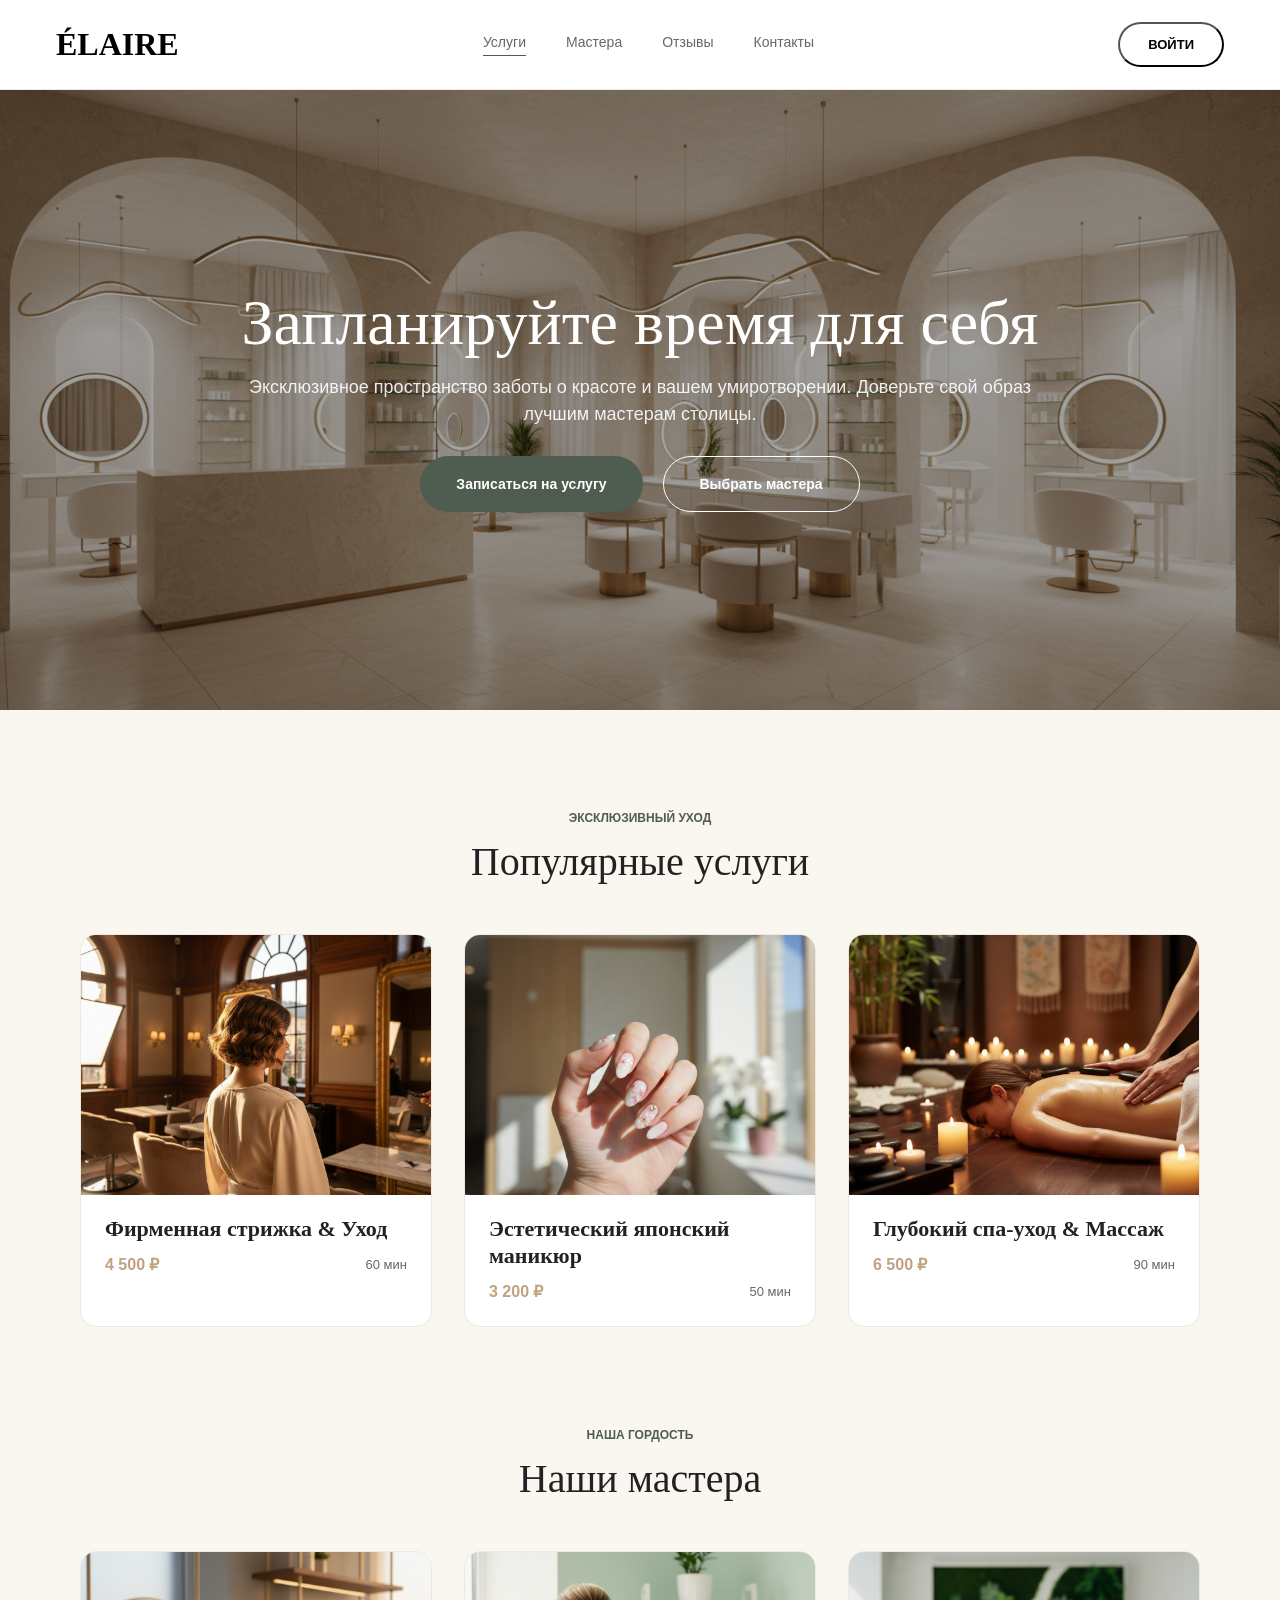
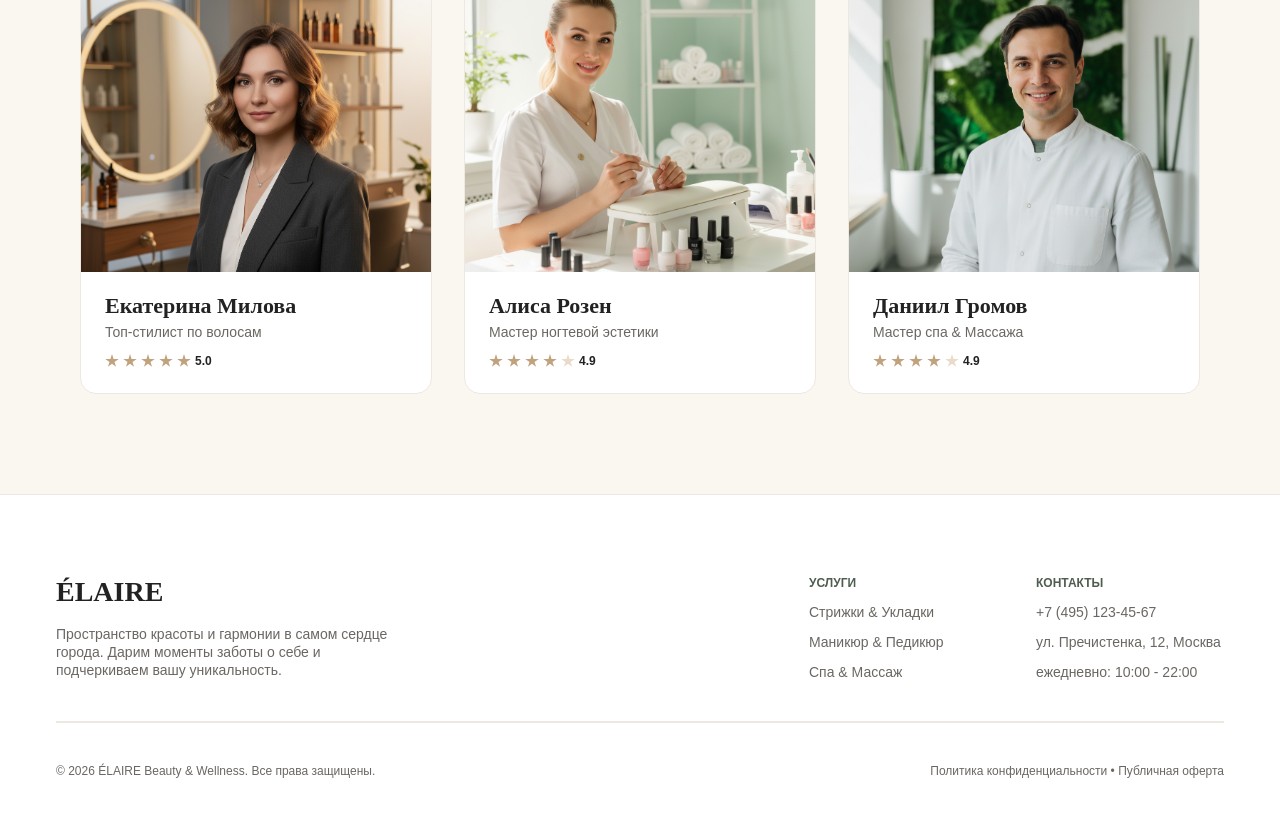
<file: frontend-1-complete/index.html>
<!DOCTYPE html>
<html lang="ru">
  <head>
    <meta charset="UTF-8" />
    <link rel="icon" type="image/svg+xml" href="/favicon.svg" />
    <meta name="viewport" content="width=device-width, initial-scale=1.0" />
    <title>ÉLAIRE — Салон услуг</title>
    <link rel="stylesheet" href="home.css" />
  </head>
  <body>
    <div class="page">
      <!-- header -->
      <header class="header">
        <div class="logo">
          <span class="logo-text">ÉLAIRE</span>
        </div>
        <nav class="nav-links">
          <div class="nav-item active"><a href="#">Услуги</a></div>
          <div class="nav-item"><a href="#">Мастера</a></div>
          <div class="nav-item"><a href="#">Отзывы</a></div>
          <div class="nav-item"><a href="#">Контакты</a></div>
        </nav>
        <button class="login-button"><span>Войти</span></button>
      </header>

      <!-- hero -->
      <section class="hero">
        <div class="hero-text-container">
          <h1 class="hero-title">Запланируйте время для себя</h1>
          <p class="hero-desc">
            Эксклюзивное пространство заботы о красоте и вашем умиротворении.
            Доверьте свой образ лучшим мастерам столицы.
          </p>
        </div>
        <div class="hero-ctas">
          <button
            class="cta-service"
            onclick="window.location.href='services.html'"
          >
            Записаться на услугу
          </button>
          <button class="cta-master">Выбрать мастера</button>
        </div>
      </section>

      <!-- popular services -->
      <section class="popular-services">
        <div class="section-header">
          <span class="section-tag">Эксклюзивный уход</span>
          <h2 class="section-title">Популярные услуги</h2>
        </div>
        <div class="services-grid">
          <article class="service-card">
            <div
              class="service-card-image"
              style="background-image: url('images/service-haircut.png')"
            ></div>
            <div class="service-card-body">
              <h3 class="service-card-title">Фирменная стрижка &amp; Уход</h3>
              <div class="service-card-meta">
                <span class="price">4 500 ₽</span>
                <span class="duration">60 мин</span>
              </div>
            </div>
          </article>
          <article class="service-card">
            <div
              class="service-card-image"
              style="background-image: url('images/service-manicure.png')"
            ></div>
            <div class="service-card-body">
              <h3 class="service-card-title">Эстетический японский маникюр</h3>
              <div class="service-card-meta">
                <span class="price">3 200 ₽</span>
                <span class="duration">50 мин</span>
              </div>
            </div>
          </article>
          <article class="service-card">
            <div
              class="service-card-image"
              style="background-image: url('images/service-spa.png')"
            ></div>
            <div class="service-card-body">
              <h3 class="service-card-title">Глубокий спа-уход &amp; Массаж</h3>
              <div class="service-card-meta">
                <span class="price">6 500 ₽</span>
                <span class="duration">90 мин</span>
              </div>
            </div>
          </article>
        </div>
      </section>

      <!-- our masters -->
      <section class="our-masters">
        <div class="section-header">
          <span class="section-tag">Наша гордость</span>
          <h2 class="section-title">Наши мастера</h2>
        </div>
        <div class="masters-grid">
          <article class="master-card">
            <div
              class="master-card-image"
              style="background-image: url('images/master-ekaterina.png')"
            ></div>
            <div class="master-card-body">
              <div class="master-info">
                <h3 class="master-name">Екатерина Милова</h3>
                <span class="master-role">Топ-стилист по волосам</span>
              </div>
              <div class="stars">
                <span class="star"></span>
                <span class="star"></span>
                <span class="star"></span>
                <span class="star"></span>
                <span class="star"></span>
                <span class="rating">5.0</span>
              </div>
            </div>
          </article>
          <article class="master-card">
            <div
              class="master-card-image"
              style="background-image: url('images/master-alisa.png')"
            ></div>
            <div class="master-card-body">
              <div class="master-info">
                <h3 class="master-name">Алиса Розен</h3>
                <span class="master-role">Мастер ногтевой эстетики</span>
              </div>
              <div class="stars">
                <span class="star"></span>
                <span class="star"></span>
                <span class="star"></span>
                <span class="star"></span>
                <span class="star star-empty"></span>
                <span class="rating">4.9</span>
              </div>
            </div>
          </article>
          <article class="master-card">
            <div
              class="master-card-image"
              style="background-image: url('images/master-daniil.png')"
            ></div>
            <div class="master-card-body">
              <div class="master-info">
                <h3 class="master-name">Даниил Громов</h3>
                <span class="master-role">Мастер спа &amp; Массажа</span>
              </div>
              <div class="stars">
                <span class="star"></span>
                <span class="star"></span>
                <span class="star"></span>
                <span class="star"></span>
                <span class="star star-empty"></span>
                <span class="rating">4.9</span>
              </div>
            </div>
          </article>
        </div>
      </section>

      <!-- footer -->
      <footer class="footer">
        <div class="footer-top">
          <div class="footer-brand">
            <span class="brand-name">ÉLAIRE</span>
            <span class="brand-desc"
              >Пространство красоты и гармонии в самом сердце города. Дарим
              моменты заботы о себе и подчеркиваем вашу уникальность.</span
            >
          </div>
          <div class="footer-links-row">
            <div class="links-col" style="width: 147px">
              <span class="col-title">Услуги</span>
              <a href="#">Стрижки &amp; Укладки</a>
              <a href="#">Маникюр &amp; Педикюр</a>
              <a href="#">Спа &amp; Массаж</a>
            </div>
            <div class="links-col" style="width: 188px">
              <span class="col-title">Контакты</span>
              <a href="#">+7 (495) 123-45-67</a>
              <a href="#">ул. Пречистенка, 12, Москва</a>
              <a href="#">ежедневно: 10:00 - 22:00</a>
            </div>
          </div>
        </div>
        <div class="footer-line"></div>
        <div class="footer-bottom">
          <span class="copy"
            >© 2026 ÉLAIRE Beauty &amp; Wellness. Все права защищены.</span
          >
          <span class="legal"
            >Политика конфиденциальности • Публичная оферта</span
          >
        </div>
      </footer>
    </div>
  </body>
</html>
</file>
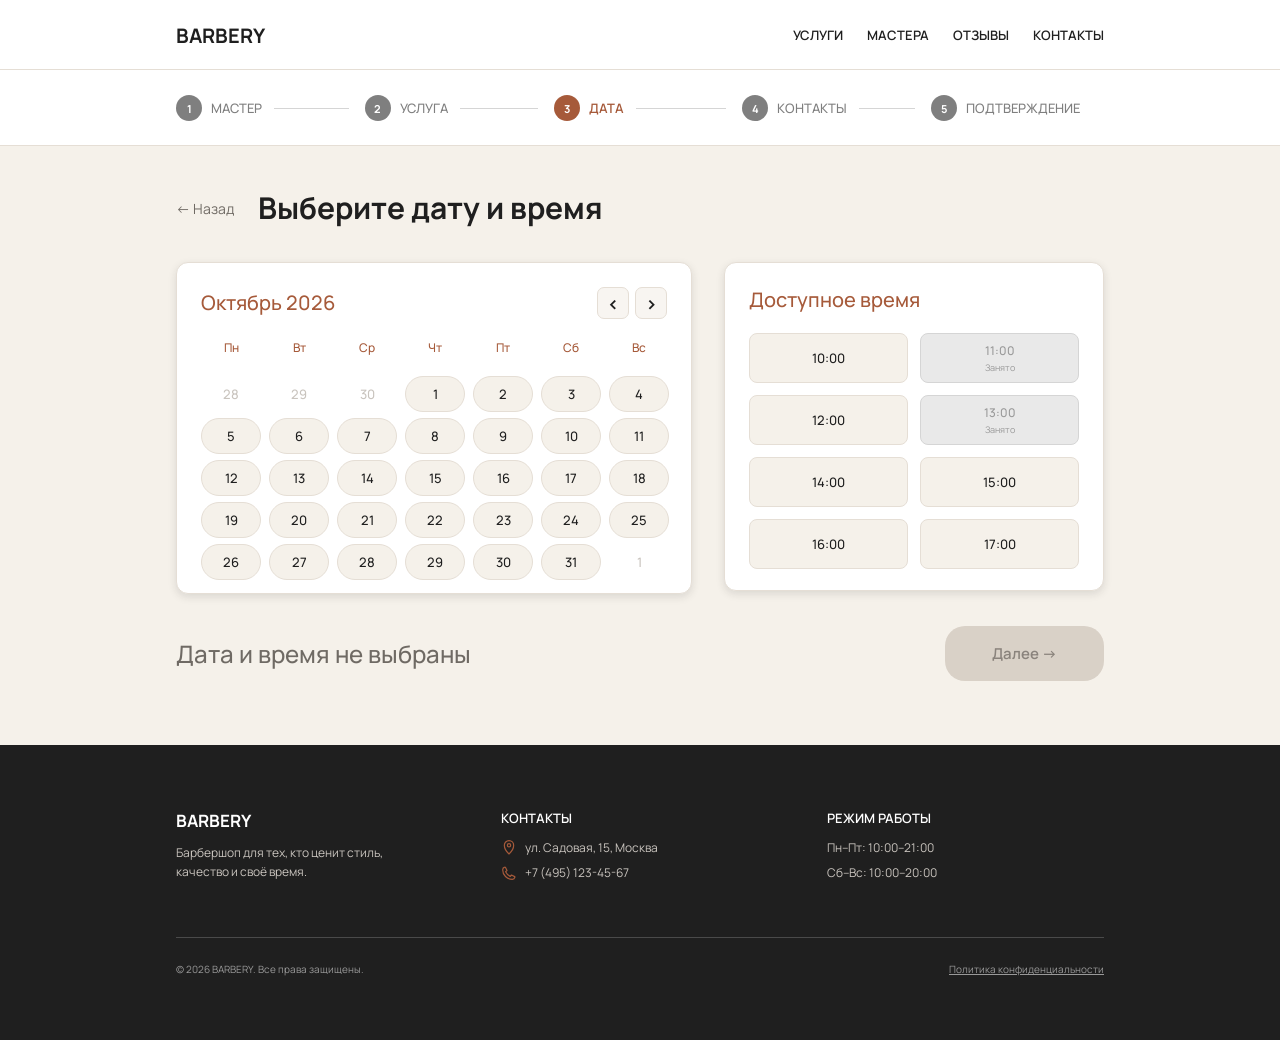
<file: frontend-1-practice/index.html>
<!DOCTYPE html>
<html lang="ru">
<head>
    <meta charset="UTF-8">
    <meta name="viewport" content="width=device-width, initial-scale=1.0">

    <title>BARBERY — Выбор даты и времени</title>

    <link rel="stylesheet" href="styles.css">
</head>

<body>

    <header class="site-header">
        <div class="header-container">
            <a class="logo" href="#">BARBERY</a>

            <nav class="main-nav" aria-label="Основная навигация">
                <a class="nav-link" href="#">УСЛУГИ</a>
                <a class="nav-link" href="#">МАСТЕРА</a>
                <a class="nav-link" href="#">ОТЗЫВЫ</a>
                <a class="nav-link" href="#">КОНТАКТЫ</a>
            </nav>
        </div>
    </header>

    <main class="page">

        <section class="booking-steps" aria-label="Этапы записи">
            <ol class="steps-list">

                <li class="step">
                    <span class="step-number">1</span>
                    <span class="step-name">МАСТЕР</span>
                    <span class="step-line"></span>
                </li>

                <li class="step">
                    <span class="step-number">2</span>
                    <span class="step-name">УСЛУГА</span>
                    <span class="step-line"></span>
                </li>

                <li class="step step-active">
                    <span class="step-number">3</span>
                    <span class="step-name">ДАТА</span>
                    <span class="step-line"></span>
                </li>

                <li class="step">
                    <span class="step-number">4</span>
                    <span class="step-name">КОНТАКТЫ</span>
                    <span class="step-line"></span>
                </li>

                <li class="step">
                    <span class="step-number">5</span>
                    <span class="step-name">ПОДТВЕРЖДЕНИЕ</span>
                </li>

            </ol>
        </section>

        <section class="booking-section">

            <div class="booking-heading">
                <a class="back-link" href="#">← Назад</a>

                <h1 class="page-title">
                    Выберите дату и время
                </h1>
            </div>

            <div class="booking-grid">

                <section class="calendar-card" aria-labelledby="calendar-title">

                    <div class="calendar-header">

                        <h2 class="card-title" id="calendar-title">
                            Октябрь 2026
                        </h2>

                        <div class="calendar-controls">

                            <button
                                class="calendar-arrow"
                                type="button"
                                aria-label="Предыдущий месяц"
                            >
                                ‹
                            </button>

                            <button
                                class="calendar-arrow"
                                type="button"
                                aria-label="Следующий месяц"
                            >
                                ›
                            </button>

                        </div>

                    </div>

                    <div class="weekdays" aria-hidden="true">
                        <span>Пн</span>
                        <span>Вт</span>
                        <span>Ср</span>
                        <span>Чт</span>
                        <span>Пт</span>
                        <span>Сб</span>
                        <span>Вс</span>
                    </div>

                    <div class="calendar-days">

                        <button class="calendar-day day-outside" type="button" disabled>28</button>
                        <button class="calendar-day day-outside" type="button" disabled>29</button>
                        <button class="calendar-day day-outside" type="button" disabled>30</button>

                        <button class="calendar-day" type="button">1</button>
                        <button class="calendar-day" type="button">2</button>
                        <button class="calendar-day" type="button">3</button>
                        <button class="calendar-day" type="button">4</button>

                        <button class="calendar-day" type="button">5</button>
                        <button class="calendar-day" type="button">6</button>
                        <button class="calendar-day" type="button">7</button>
                        <button class="calendar-day" type="button">8</button>
                        <button class="calendar-day" type="button">9</button>
                        <button class="calendar-day" type="button">10</button>
                        <button class="calendar-day" type="button">11</button>

                        <button class="calendar-day" type="button">12</button>
                        <button class="calendar-day" type="button">13</button>
                        <button class="calendar-day" type="button">14</button>
                        <button class="calendar-day" type="button">15</button>
                        <button class="calendar-day" type="button">16</button>
                        <button class="calendar-day" type="button">17</button>
                        <button class="calendar-day" type="button">18</button>

                        <button class="calendar-day" type="button">19</button>
                        <button class="calendar-day" type="button">20</button>
                        <button class="calendar-day" type="button">21</button>
                        <button class="calendar-day" type="button">22</button>
                        <button class="calendar-day" type="button">23</button>
                        <button class="calendar-day" type="button">24</button>
                        <button class="calendar-day" type="button">25</button>

                        <button class="calendar-day" type="button">26</button>
                        <button class="calendar-day" type="button">27</button>
                        <button class="calendar-day" type="button">28</button>
                        <button class="calendar-day" type="button">29</button>
                        <button class="calendar-day" type="button">30</button>
                        <button class="calendar-day" type="button">31</button>

                        <button class="calendar-day day-outside" type="button" disabled>1</button>

                    </div>

                </section>

                <section class="time-card" aria-labelledby="time-title">

                    <h2 class="card-title" id="time-title">
                        Доступное время
                    </h2>

                    <div class="time-grid">

                        <button class="time-slot" type="button">
                            10:00
                        </button>

                        <button class="time-slot slot-busy" type="button" disabled>
                            <span class="slot-time">11:00</span>
                            <span class="slot-status">Занято</span>
                        </button>

                        <button class="time-slot" type="button">
                            12:00
                        </button>

                        <button class="time-slot slot-busy" type="button" disabled>
                            <span class="slot-time">13:00</span>
                            <span class="slot-status">Занято</span>
                        </button>

                        <button class="time-slot" type="button">
                            14:00
                        </button>

                        <button class="time-slot" type="button">
                            15:00
                        </button>

                        <button class="time-slot" type="button">
                            16:00
                        </button>

                        <button class="time-slot" type="button">
                            17:00
                        </button>

                    </div>

                </section>

            </div>

            <div class="booking-summary">

                <p class="selected-date">
                    Дата и время не выбраны
                </p>

                <button class="next-button" type="button" disabled>
                    Далее →
                </button>

            </div>

        </section>

    </main>

    <footer class="site-footer">

        <div class="footer-container">

            <div class="footer-columns">

                <div class="footer-column footer-brand">

                    <p class="footer-logo">
                        BARBERY
                    </p>

                    <p class="footer-description">
                        Барбершоп для тех, кто ценит стиль,
                        качество и своё время.
                    </p>

                </div>

                <div class="footer-column">

                    <h2 class="footer-title">
                        КОНТАКТЫ
                    </h2>

                    <address class="footer-contacts">

                      <p class="contact-item">
                          <svg
                              class="contact-icon"
                              viewBox="0 0 24 24"
                              aria-hidden="true"
                          >
                              <path
                                  d="M12 21s7-6.1 7-13a7 7 0 1 0-14 0c0 6.9 7 13 7 13Z"
                              ></path>

                              <circle
                                  cx="12"
                                  cy="8"
                                  r="2.5"
                              ></circle>
                          </svg>

                          <span>ул. Садовая, 15, Москва</span>
                      </p>

                      <p class="contact-item">
                          <svg
                              class="contact-icon"
                              viewBox="0 0 24 24"
                              aria-hidden="true"
                          >
                              <path
                                  d="M6.6 3.5 9 8.3 6.9 10c1.5 3.1 4 5.6 7.1 7.1l1.7-2.1 4.8 2.4c.3.2.5.5.4.9-.4 1.8-2 3.2-3.9 3.2C9 21.5 2.5 15 2.5 7c0-1.9 1.4-3.5 3.2-3.9.4-.1.7.1.9.4Z"
                              ></path>
                          </svg>

                          <span>+7 (495) 123-45-67</span>
                      </p>

                  </address>

                </div>

                <div class="footer-column">

                    <h2 class="footer-title">
                        РЕЖИМ РАБОТЫ
                    </h2>

                    <p class="working-hours">
                        Пн–Пт: 10:00–21:00
                    </p>

                    <p class="working-hours">
                        Сб–Вс: 10:00–20:00
                    </p>

                </div>

            </div>

            <div class="footer-bottom">

                <p class="copyright">
                    © 2026 BARBERY. Все права защищены.
                </p>

                <a class="privacy-link" href="#">
                    Политика конфиденциальности
                </a>

            </div>

        </div>

    </footer>

</body>
</html>
</file>
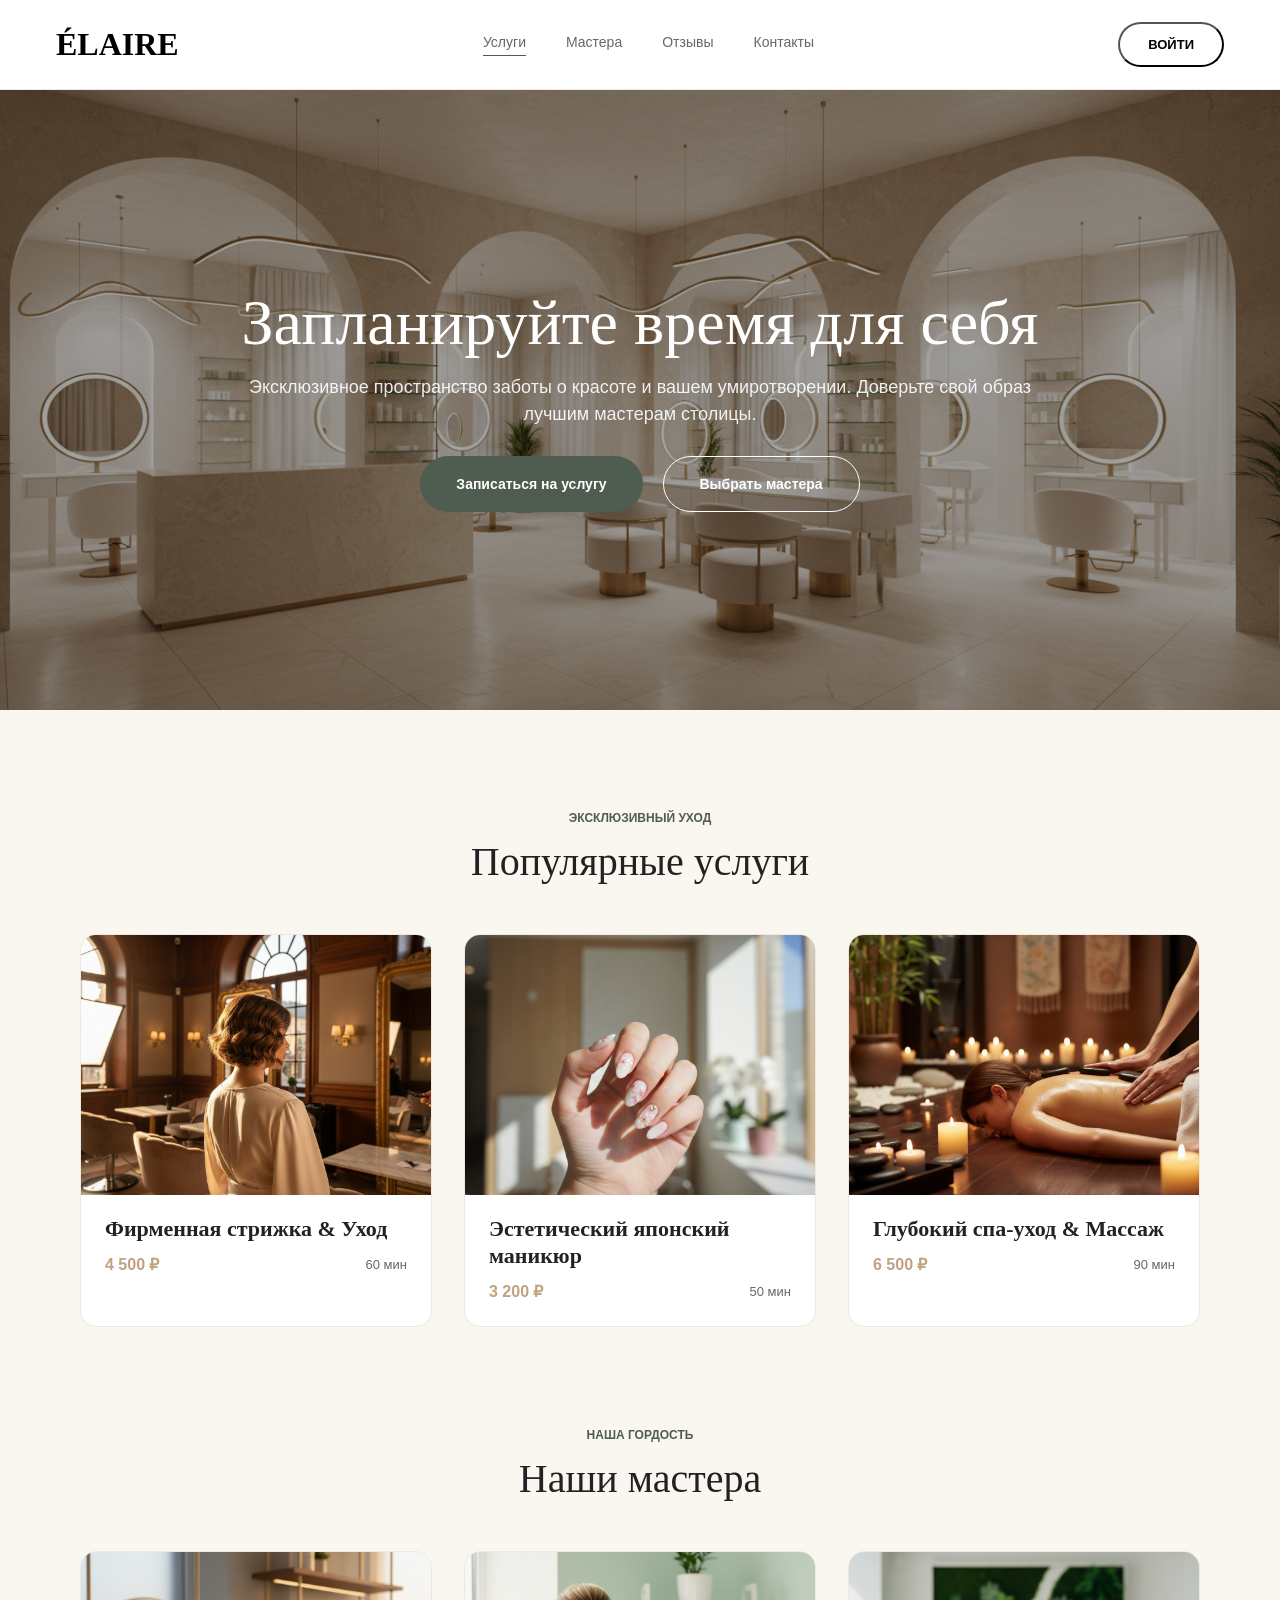
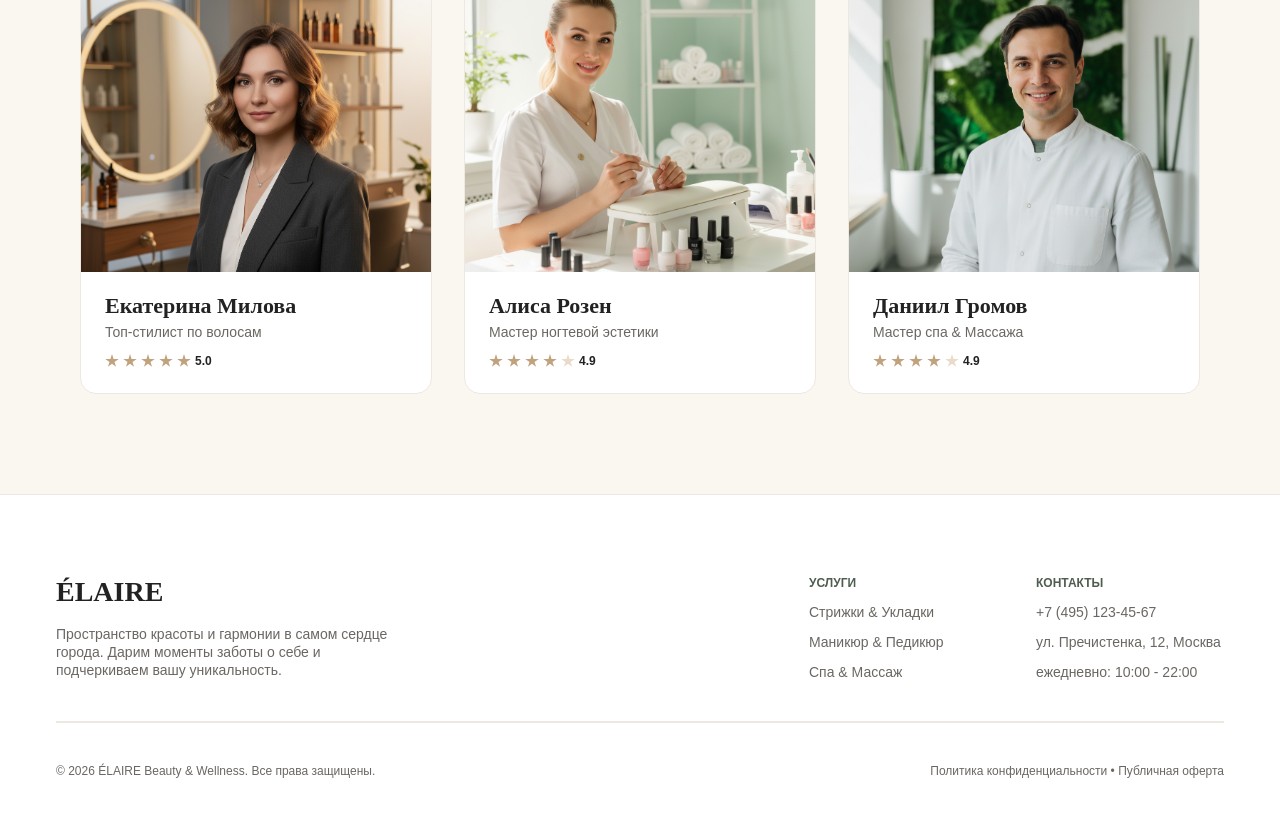
<file: frontend-2-complete/index.html>
<!DOCTYPE html>
<html lang="ru">
  <head>
    <meta charset="UTF-8" />
    <link rel="icon" type="image/svg+xml" href="/favicon.svg" />
    <meta name="viewport" content="width=device-width, initial-scale=1.0" />
    <title>ÉLAIRE — Салон услуг</title>
    <link rel="stylesheet" href="home.css" />
  </head>
  <body>
    <div class="page">
      <!-- header -->
      <header class="header">
        <div class="logo">
          <span class="logo-text">ÉLAIRE</span>
        </div>
        <nav class="nav-links">
          <div class="nav-item active"><a href="#">Услуги</a></div>
          <div class="nav-item"><a href="#">Мастера</a></div>
          <div class="nav-item"><a href="#">Отзывы</a></div>
          <div class="nav-item"><a href="#">Контакты</a></div>
        </nav>
        <button class="login-button"><span>Войти</span></button>
      </header>

      <!-- hero -->
      <section class="hero">
        <div class="hero-text-container">
          <h1 class="hero-title">Запланируйте время для себя</h1>
          <p class="hero-desc">
            Эксклюзивное пространство заботы о красоте и вашем умиротворении.
            Доверьте свой образ лучшим мастерам столицы.
          </p>
        </div>
        <div class="hero-ctas">
          <button class="cta-service">Записаться на услугу</button>
          <button class="cta-master">Выбрать мастера</button>
        </div>
      </section>

      <!-- popular services -->
      <section class="popular-services">
        <div class="section-header">
          <span class="section-tag">Эксклюзивный уход</span>
          <h2 class="section-title">Популярные услуги</h2>
        </div>
        <div class="services-grid">
          <article class="service-card">
            <div
              class="service-card-image"
              style="background-image: url('images/service-haircut.png')"
            ></div>
            <div class="service-card-body">
              <h3 class="service-card-title">Фирменная стрижка &amp; Уход</h3>
              <div class="service-card-meta">
                <span class="price">4 500 ₽</span>
                <span class="duration">60 мин</span>
              </div>
            </div>
          </article>
          <article class="service-card">
            <div
              class="service-card-image"
              style="background-image: url('images/service-manicure.png')"
            ></div>
            <div class="service-card-body">
              <h3 class="service-card-title">Эстетический японский маникюр</h3>
              <div class="service-card-meta">
                <span class="price">3 200 ₽</span>
                <span class="duration">50 мин</span>
              </div>
            </div>
          </article>
          <article class="service-card">
            <div
              class="service-card-image"
              style="background-image: url('images/service-spa.png')"
            ></div>
            <div class="service-card-body">
              <h3 class="service-card-title">Глубокий спа-уход &amp; Массаж</h3>
              <div class="service-card-meta">
                <span class="price">6 500 ₽</span>
                <span class="duration">90 мин</span>
              </div>
            </div>
          </article>
        </div>
      </section>

      <!-- our masters -->
      <section class="our-masters">
        <div class="section-header">
          <span class="section-tag">Наша гордость</span>
          <h2 class="section-title">Наши мастера</h2>
        </div>
        <div class="masters-grid">
          <article class="master-card">
            <div
              class="master-card-image"
              style="background-image: url('images/master-ekaterina.png')"
            ></div>
            <div class="master-card-body">
              <div class="master-info">
                <h3 class="master-name">Екатерина Милова</h3>
                <span class="master-role">Топ-стилист по волосам</span>
              </div>
              <div class="stars">
                <span class="star"></span>
                <span class="star"></span>
                <span class="star"></span>
                <span class="star"></span>
                <span class="star"></span>
                <span class="rating">5.0</span>
              </div>
            </div>
          </article>
          <article class="master-card">
            <div
              class="master-card-image"
              style="background-image: url('images/master-alisa.png')"
            ></div>
            <div class="master-card-body">
              <div class="master-info">
                <h3 class="master-name">Алиса Розен</h3>
                <span class="master-role">Мастер ногтевой эстетики</span>
              </div>
              <div class="stars">
                <span class="star"></span>
                <span class="star"></span>
                <span class="star"></span>
                <span class="star"></span>
                <span class="star star-empty"></span>
                <span class="rating">4.9</span>
              </div>
            </div>
          </article>
          <article class="master-card">
            <div
              class="master-card-image"
              style="background-image: url('images/master-daniil.png')"
            ></div>
            <div class="master-card-body">
              <div class="master-info">
                <h3 class="master-name">Даниил Громов</h3>
                <span class="master-role">Мастер спа &amp; Массажа</span>
              </div>
              <div class="stars">
                <span class="star"></span>
                <span class="star"></span>
                <span class="star"></span>
                <span class="star"></span>
                <span class="star star-empty"></span>
                <span class="rating">4.9</span>
              </div>
            </div>
          </article>
        </div>
      </section>

      <!-- footer -->
      <footer class="footer">
        <div class="footer-top">
          <div class="footer-brand">
            <span class="brand-name">ÉLAIRE</span>
            <span class="brand-desc"
              >Пространство красоты и гармонии в самом сердце города. Дарим
              моменты заботы о себе и подчеркиваем вашу уникальность.</span
            >
          </div>
          <div class="footer-links-row">
            <div class="links-col" style="width: 147px">
              <span class="col-title">Услуги</span>
              <a href="#">Стрижки &amp; Укладки</a>
              <a href="#">Маникюр &amp; Педикюр</a>
              <a href="#">Спа &amp; Массаж</a>
            </div>
            <div class="links-col" style="width: 188px">
              <span class="col-title">Контакты</span>
              <a href="#">+7 (495) 123-45-67</a>
              <a href="#">ул. Пречистенка, 12, Москва</a>
              <a href="#">ежедневно: 10:00 - 22:00</a>
            </div>
          </div>
        </div>
        <div class="footer-line"></div>
        <div class="footer-bottom">
          <span class="copy"
            >© 2026 ÉLAIRE Beauty &amp; Wellness. Все права защищены.</span
          >
          <span class="legal"
            >Политика конфиденциальности • Публичная оферта</span
          >
        </div>
      </footer>
    </div>
    <script src="./home.js"></script>
  </body>
</html>
</file>
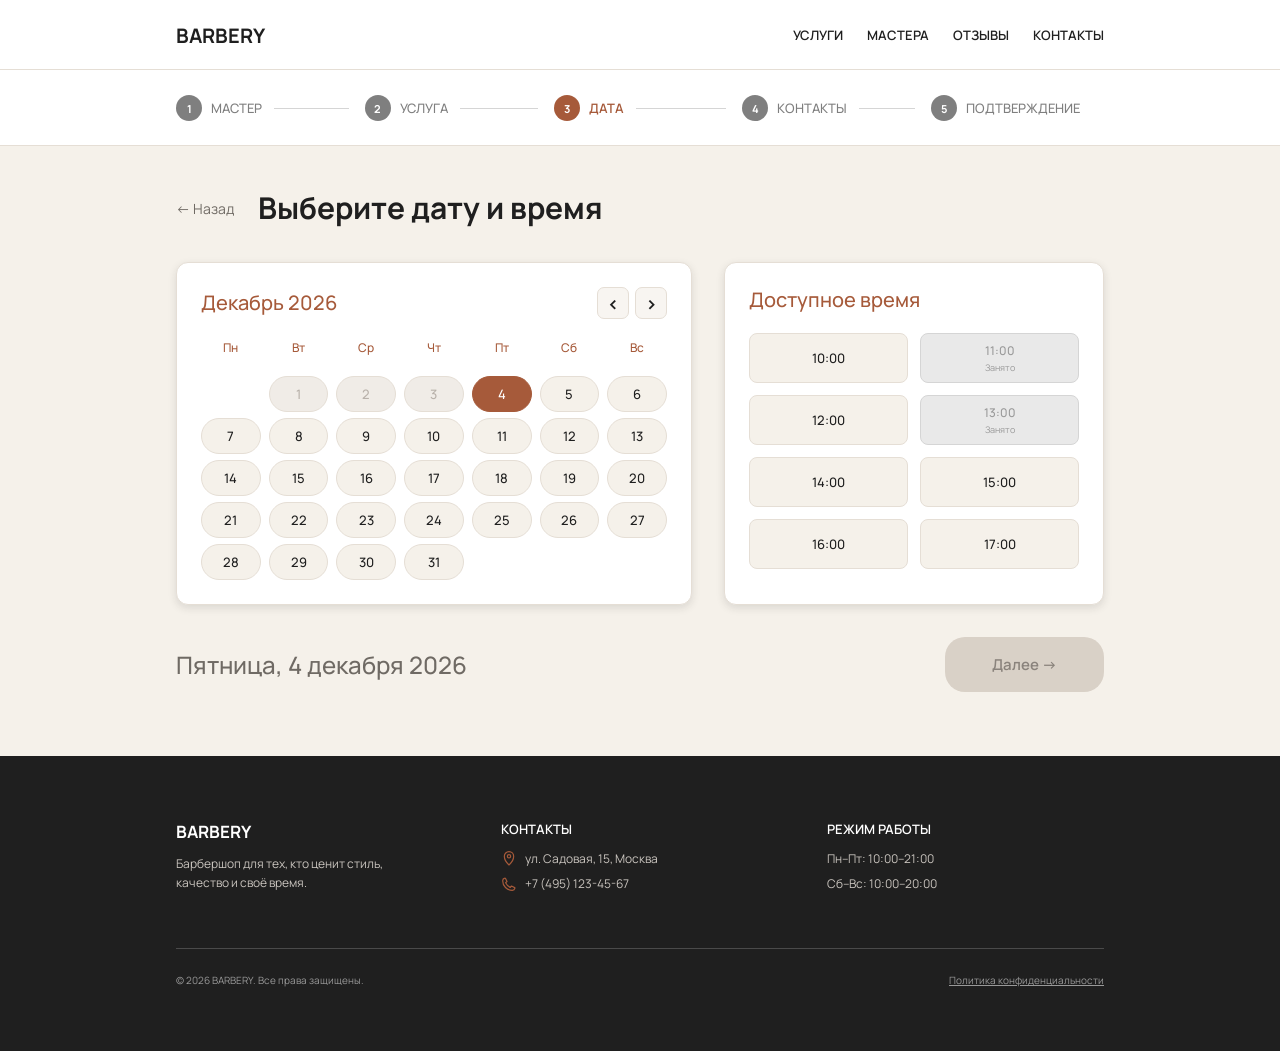
<file: frontend-2-practice/index.html>
<!DOCTYPE html>
<html lang="ru">
<head>
    <meta charset="UTF-8">
    <meta name="viewport" content="width=device-width, initial-scale=1.0">

    <title>BARBERY — Выбор даты и времени</title>

    <link rel="stylesheet" href="styles.css">
</head>

<body>
    <header class="site-header">
        <div class="header-container">
            <a class="logo" href="#">BARBERY</a>
            <nav class="main-nav" aria-label="Основная навигация">
                <a class="nav-link" href="#">УСЛУГИ</a>
                <a class="nav-link" href="#">МАСТЕРА</a>
                <a class="nav-link" href="#">ОТЗЫВЫ</a>
                <a class="nav-link" href="#">КОНТАКТЫ</a>
            </nav>
        </div>
    </header>

    <main class="page">
        <section class="booking-steps" aria-label="Этапы записи">
            <ol class="steps-list">
                <li class="step">
                    <span class="step-number">1</span>
                    <span class="step-name">МАСТЕР</span>
                    <span class="step-line"></span>
                </li>
                <li class="step">
                    <span class="step-number">2</span>
                    <span class="step-name">УСЛУГА</span>
                    <span class="step-line"></span>
                </li>
                <li class="step step-active">
                    <span class="step-number">3</span>
                    <span class="step-name">ДАТА</span>
                    <span class="step-line"></span>
                </li>
                <li class="step">
                    <span class="step-number">4</span>
                    <span class="step-name">КОНТАКТЫ</span>
                    <span class="step-line"></span>
                </li>
                <li class="step">
                    <span class="step-number">5</span>
                    <span class="step-name">ПОДТВЕРЖДЕНИЕ</span>
                </li>
            </ol>
        </section>
        <section class="booking-section">
            <div class="booking-heading">
                <a class="back-link" href="#">← Назад</a>
                <h1 class="page-title">
                    Выберите дату и время
                </h1>
            </div>
            <div class="booking-grid">
                <section class="calendar-card" aria-labelledby="calendar-title">
                    <div class="calendar-header">
                        <h2 class="card-title" id="calendar-month">
                            Октябрь 2026
                        </h2>
                        <div class="calendar-controls">
                            <button
                                class="calendar-arrow"
                                id="prev-month"
                                type="button"
                                aria-label="Предыдущий месяц"
                            >
                                ‹
                            </button>
                            <button
                                class="calendar-arrow"
                                id="next-month"
                                type="button"
                                aria-label="Следующий месяц"
                            >
                                ›
                            </button>
                        </div>
                    </div>
                    <div class="weekdays" aria-hidden="true">
                        <span>Пн</span>
                        <span>Вт</span>
                        <span>Ср</span>
                        <span>Чт</span>
                        <span>Пт</span>
                        <span>Сб</span>
                        <span>Вс</span>
                    </div>
                    <div class="calendar-days" id="calendar-days">
                        <button class="calendar-day day-outside" type="button" disabled>28</button>
                        <button class="calendar-day day-outside" type="button" disabled>29</button>
                        <button class="calendar-day day-outside" type="button" disabled>30</button>

                        <button class="calendar-day" type="button">1</button>
                        <button class="calendar-day" type="button">2</button>
                        <button class="calendar-day" type="button">3</button>
                        <button class="calendar-day" type="button">4</button>

                        <button class="calendar-day" type="button">5</button>
                        <button class="calendar-day" type="button">6</button>
                        <button class="calendar-day" type="button">7</button>
                        <button class="calendar-day" type="button">8</button>
                        <button class="calendar-day" type="button">9</button>
                        <button class="calendar-day" type="button">10</button>
                        <button class="calendar-day" type="button">11</button>

                        <button class="calendar-day" type="button">12</button>
                        <button class="calendar-day" type="button">13</button>
                        <button class="calendar-day" type="button">14</button>
                        <button class="calendar-day" type="button">15</button>
                        <button class="calendar-day" type="button">16</button>
                        <button class="calendar-day" type="button">17</button>
                        <button class="calendar-day" type="button">18</button>

                        <button class="calendar-day" type="button">19</button>
                        <button class="calendar-day" type="button">20</button>
                        <button class="calendar-day" type="button">21</button>
                        <button class="calendar-day" type="button">22</button>
                        <button class="calendar-day" type="button">23</button>
                        <button class="calendar-day" type="button">24</button>
                        <button class="calendar-day" type="button">25</button>

                        <button class="calendar-day" type="button">26</button>
                        <button class="calendar-day" type="button">27</button>
                        <button class="calendar-day" type="button">28</button>
                        <button class="calendar-day" type="button">29</button>
                        <button class="calendar-day" type="button">30</button>
                        <button class="calendar-day" type="button">31</button>

                        <button class="calendar-day day-outside" type="button" disabled>1</button>
                    </div>
                </section>
                <section class="time-card" aria-labelledby="time-title">
                    <h2 class="card-title" id="time-title">
                        Доступное время
                    </h2>
                    <div class="time-grid" id="time-grid">
                        <button class="time-slot" type="button">
                            10:00
                        </button>
                        <button class="time-slot slot-busy" type="button" disabled>
                            <span class="slot-time">11:00</span>
                            <span class="slot-status">Занято</span>
                        </button>
                        <button class="time-slot" type="button">
                            12:00
                        </button>
                        <button class="time-slot slot-busy" type="button" disabled>
                            <span class="slot-time">13:00</span>
                            <span class="slot-status">Занято</span>
                        </button>
                        <button class="time-slot" type="button">
                            14:00
                        </button>
                        <button class="time-slot" type="button">
                            15:00
                        </button>
                        <button class="time-slot" type="button">
                            16:00
                        </button>
                        <button class="time-slot" type="button">
                            17:00
                        </button>
                    </div>
                </section>
            </div>
            <div class="booking-summary">
                <p class="selected-date" id="selected-date">Дата и время не выбраны</p>
                <button class="next-button" id="next-button" type="button" disabled>
                    Далее →
                </button>
            </div>
        </section>
    </main>

    <footer class="site-footer">
        <div class="footer-container">
            <div class="footer-columns">
                <div class="footer-column footer-brand">
                    <p class="footer-logo">
                        BARBERY
                    </p>
                    <p class="footer-description">
                        Барбершоп для тех, кто ценит стиль,
                        качество и своё время.
                    </p>
                </div>
                <div class="footer-column">
                    <h2 class="footer-title">
                        КОНТАКТЫ
                    </h2>
                    <address class="footer-contacts">
                      <p class="contact-item">
                          <svg
                              class="contact-icon"
                              viewBox="0 0 24 24"
                              aria-hidden="true"
                          >
                              <path
                                  d="M12 21s7-6.1 7-13a7 7 0 1 0-14 0c0 6.9 7 13 7 13Z"
                              ></path>
                              <circle
                                  cx="12"
                                  cy="8"
                                  r="2.5"
                              ></circle>
                          </svg>
                          <span>ул. Садовая, 15, Москва</span>
                      </p>
                      <p class="contact-item">
                          <svg
                              class="contact-icon"
                              viewBox="0 0 24 24"
                              aria-hidden="true"
                          >
                              <path
                                  d="M6.6 3.5 9 8.3 6.9 10c1.5 3.1 4 5.6 7.1 7.1l1.7-2.1 4.8 2.4c.3.2.5.5.4.9-.4 1.8-2 3.2-3.9 3.2C9 21.5 2.5 15 2.5 7c0-1.9 1.4-3.5 3.2-3.9.4-.1.7.1.9.4Z"
                              ></path>
                          </svg>
                          <span>+7 (495) 123-45-67</span>
                      </p>
                  </address>
                </div>
                <div class="footer-column">
                    <h2 class="footer-title">
                        РЕЖИМ РАБОТЫ
                    </h2>
                    <p class="working-hours">
                        Пн–Пт: 10:00–21:00
                    </p>
                    <p class="working-hours">
                        Сб–Вс: 10:00–20:00
                    </p>
                </div>
            </div>
            <div class="footer-bottom">
                <p class="copyright">
                    © 2026 BARBERY. Все права защищены.
                </p>

                <a class="privacy-link" href="#">
                    Политика конфиденциальности
                </a>
            </div>
        </div>
    </footer>
<script src="script.js"></script>
</body>
</html>
</file>
<file: frontend-1-complete/home.css>
/* ===== reset & base ===== */
* {
  margin: 0;
  padding: 0;
  box-sizing: border-box;
}

body {
  min-height: 100vh;
  font-family: "DM Sans", sans-serif;
}

.page {
  display: flex;
  flex-direction: column;
  min-height: 100vh;
  background: #faf6f0;
}

/* ===== header ===== */
.header {
  display: flex;
  flex-direction: row;
  justify-content: space-between;
  align-items: center;
  padding: 0px 56px;
  height: 90px;
  background: #ffffff;
  border-bottom: 1px solid #ede8e1;
}

.logo-text {
  font-family: "Cormorant Garamond", serif;
  font-weight: 600;
  font-size: 32px;
  line-height: 39px;
  cursor: pointer;
}

.nav-links {
  display: flex;
  flex-direction: row;
  gap: 40px;
}

.nav-item {
  padding-bottom: 4px;
  border-bottom: 1.5px solid transparent;
}

.nav-item.active {
  border-bottom-color: #4f5d50;
}

.nav-item a {
  font-size: 14px;
  line-height: 18px;
  color: #6b6661;
  text-decoration: none;
}

.login-button {
  padding: 12px 28px;
  border-radius: 100px;
  background: transparent;
  cursor: pointer;
  font-weight: 600;
  font-size: 13px;
  line-height: 17px;
  text-transform: uppercase;
}

/* ===== hero ===== */
.hero {
  display: flex;
  flex-direction: column;
  justify-content: center;
  align-items: center;
  padding: 0px 80px;
  gap: 28px;
  height: 620px;
  background: linear-gradient(0deg, rgba(0, 0, 0, 0.35), rgba(0, 0, 0, 0.35)),
    url("./images/hero-salon.png") center / cover no-repeat;
}

.hero-text-container {
  display: flex;
  flex-direction: column;
  align-items: center;
  gap: 16px;
  max-width: 800px;
}

.hero-title {
  font-family: "Cormorant Garamond", serif;
  font-weight: 400;
  font-size: 64px;
  line-height: 1.1;
  text-align: center;
  color: #ffffff;
}

.hero-desc {
  font-size: 18px;
  line-height: 1.5;
  text-align: center;
  color: #ffffff;
  opacity: 0.9;
}

.hero-ctas {
  display: flex;
  flex-direction: row;
  gap: 20px;
}

.cta-service {
  padding: 18px 36px;
  background: #4f5d50;
  border-radius: 100px;
  border: none;
  cursor: pointer;
  font-weight: 600;
  font-size: 14px;
  line-height: 18px;
  color: #ffffff;
}

.cta-service:hover {
  background: #3d4a3e;
}

.cta-master {
  padding: 18px 36px;
  background: transparent;
  border: 1px solid #ffffff;
  border-radius: 100px;
  cursor: pointer;
  font-weight: 600;
  font-size: 14px;
  line-height: 18px;
  color: #ffffff;
}

.cta-master:hover {
  background: rgba(255, 255, 255, 0.1);
}

/* ===== section header ===== */
.section-header {
  display: flex;
  flex-direction: column;
  align-items: center;
  gap: 12px;
  width: 100%;
}

.section-tag {
  font-weight: 700;
  font-size: 12px;
  line-height: 16px;
  text-transform: uppercase;
  color: #4f5d50;
}

.section-title {
  font-family: "Cormorant Garamond", serif;
  font-weight: 500;
  font-size: 40px;
  line-height: 48px;
  color: #222222;
}

/* ===== popular services ===== */
.popular-services {
  display: flex;
  flex-direction: column;
  align-items: flex-start;
  padding: 100px 80px 80px;
  gap: 48px;
  background: #faf6f0;
}

.services-grid {
  display: flex;
  flex-direction: row;
  gap: 32px;
  width: 100%;
}

.service-card {
  display: flex;
  flex-direction: column;
  align-items: flex-start;
  gap: 20px;
  flex: 1;
  padding-bottom: 24px;
  background: #ffffff;
  border: 1px solid #ede8e1;
  border-radius: 16px;
  overflow: hidden;
}

.service-card-image {
  width: 100%;
  height: 260px;
  background-size: cover;
  background-position: center;
  background-repeat: no-repeat;
}

.service-card-image--haircut {
  background-image: url("../images/service-haircut.png");
}

.service-card-image--manicure {
  background-image: url("../images/service-manicure.png");
}

.service-card-image--spa {
  background-image: url("../images/service-spa.png");
}

.service-card-body {
  display: flex;
  flex-direction: column;
  gap: 12px;
  padding: 0 24px;
  width: 100%;
}

.service-card-title {
  font-family: "Cormorant Garamond", serif;
  font-weight: 600;
  font-size: 22px;
  line-height: 27px;
  color: #222222;
}

.service-card-meta {
  display: flex;
  flex-direction: row;
  justify-content: space-between;
  align-items: center;
}

.service-card-meta .price {
  font-weight: 600;
  font-size: 16px;
  line-height: 21px;
  color: #c1a27e;
}

.service-card-meta .duration {
  font-size: 13px;
  line-height: 17px;
  color: #6b6661;
}

/* ===== our masters ===== */
.our-masters {
  display: flex;
  flex-direction: column;
  align-items: flex-start;
  padding: 20px 80px 100px;
  gap: 48px;
  background: #faf6f0;
}

.masters-grid {
  display: flex;
  flex-direction: row;
  gap: 32px;
  width: 100%;
}

.master-card {
  display: flex;
  flex-direction: column;
  align-items: flex-start;
  gap: 20px;
  flex: 1;
  padding-bottom: 24px;
  background: #ffffff;
  border: 1px solid #ede8e1;
  border-radius: 16px;
  overflow: hidden;
}

.master-card-image {
  width: 100%;
  height: 320px;
  background-size: cover;
  background-position: center;
  background-repeat: no-repeat;
}

.master-card-image--ekaterina {
  background-image: url("../images/master-ekaterina.png");
}

.master-card-image--alisa {
  background-image: url("../images/master-alisa.png");
}

.master-card-image--daniil {
  background-image: url("../images/master-daniil.png");
}

.master-card-body {
  display: flex;
  flex-direction: column;
  gap: 12px;
  padding: 0 24px;
  width: 100%;
}

.master-info {
  display: flex;
  flex-direction: column;
  gap: 4px;
}

.master-name {
  font-family: "Cormorant Garamond", serif;
  font-weight: 600;
  font-size: 22px;
  line-height: 27px;
  color: #222222;
}

.master-role {
  font-size: 14px;
  line-height: 18px;
  color: #6b6661;
}

.stars {
  display: flex;
  flex-direction: row;
  align-items: center;
  gap: 4px;
}

.star {
  width: 14px;
  height: 14px;
  background: #c1a27e;
  clip-path: polygon(
    50% 0%,
    61% 35%,
    98% 35%,
    68% 57%,
    79% 91%,
    50% 70%,
    21% 91%,
    32% 57%,
    2% 35%,
    39% 35%
  );
}

.star-empty {
  background: #eadbc8;
}

.rating {
  font-weight: 600;
  font-size: 12px;
  line-height: 16px;
  color: #222222;
}

/* ===== footer ===== */
.footer {
  background: #ffffff;
  display: flex;
  flex-direction: column;
  padding: 80px 56px 48px;
  border-top: 1px solid #ede8e1;
  margin-top: auto;
}

.footer-top {
  display: flex;
  flex-direction: row;
  justify-content: space-between;
  gap: 20px;
}

.footer-brand {
  display: flex;
  flex-direction: column;
  gap: 16px;
}

.footer-brand .brand-name {
  font-family: "Cormorant Garamond", serif;
  font-style: normal;
  font-weight: 600;
  font-size: 28px;
  line-height: 34px;
  color: #222222;
}

.footer-brand .brand-desc {
  max-width: 360px;
  font-size: 14px;
  line-height: 18px;
  color: #6b6661;
}

.footer-links-row {
  display: flex;
  flex-direction: row;
  gap: 80px;
}

.links-col {
  display: flex;
  flex-direction: column;
  gap: 12px;
}

.links-col .col-title {
  font-weight: 600;
  font-size: 12px;
  line-height: 16px;
  text-transform: uppercase;
  color: #4f5d50;
}

.links-col a {
  font-size: 14px;
  line-height: 18px;
  color: #6b6661;
  text-decoration: none;
}

.footer-line {
  border: 1px solid #ede8e1;
  margin-top: 40px;
  margin-bottom: 40px;
}

.footer-bottom {
  display: flex;
  flex-direction: row;
  justify-content: space-between;
  align-items: center;
  flex-grow: 0;
}

.footer-bottom .copy {
  font-size: 12px;
  line-height: 16px;
  color: #6b6661;
}

.footer-bottom .legal {
  font-size: 12px;
  line-height: 16px;
  color: #6b6661;
  margin-left: 20px;
}
</file>
<file: frontend-1-practice/styles.css>
@import url("https://fonts.googleapis.com/css2?family=Manrope:wght@400;500;600;700&display=swap");


* {
    box-sizing: border-box;
}


html,
body {
    margin: 0;
    min-height: 100%;
}


body {
    min-height: 100vh;

    display: flex;
    flex-direction: column;

    font-family: "Manrope", Arial, sans-serif;

    color: #1F1F1F;
    background: #F5F1EA;
}


button,
a {
    font-family: inherit;
}


/* шапка */

.site-header {
    height: 70px;

    background: #FFFFFF;
    border-bottom: 1px solid #E5DED5;
}


.header-container {
    width: 100%;
    max-width: 1024px;
    height: 70px;

    margin: 0 auto;
    padding: 20px 48px;

    display: flex;
    align-items: center;
    justify-content: space-between;
}


.logo {
    color: #1F1F1F;

    font-size: 20px;
    font-weight: 700;

    text-decoration: none;

    cursor: pointer;
}


.main-nav {
    display: flex;
    align-items: center;

    gap: 24px;
}


.nav-link {
    color: #1F1F1F;

    font-size: 13px;
    font-weight: 600;

    text-decoration: none;

    cursor: pointer;

    transition: color 0.2s ease;
}


.nav-link:hover {
    color: #A65A3A;
}


/* main */

.page {
    flex: 1;

    display: flex;
    flex-direction: column;

    background: #F5F1EA;
}


.booking-steps {
    height: 76px;

    background: #FFFFFF;

    border-bottom: 1px solid #E5DED5;
}


.steps-list {
    width: 100%;
    max-width: 1024px;
    height: 76px;

    margin: 0 auto;
    padding: 24px 48px;

    list-style: none;

    display: flex;
    align-items: center;

    gap: 16px;
}


.step {
    min-width: 0;
    flex: 1;

    display: flex;
    align-items: center;
}


.step-number {
    width: 26px;
    height: 26px;

    flex: 0 0 26px;

    display: flex;
    align-items: center;
    justify-content: center;

    background: #7F7F7F;
    color: #FFFFFF;

    border-radius: 50%;

    font-size: 11px;
    font-weight: 700;
}


.step-name {
    margin-left: 9px;

    color: #7F7F7F;

    font-size: 13px;
    font-weight: 500;

    white-space: nowrap;
}


.step-line {
    height: 1px;

    flex: 1;

    margin-left: 12px;

    background: #D5D5D5;
}


.step-active .step-number {
    background: #A65A3A;
}


.step-active .step-name {
    color: #A65A3A;
    font-weight: 600;
}


.booking-section {
    width: 100%;
    max-width: 1024px;

    margin: 0 auto;

    padding: 40px 48px 64px;
}


.booking-heading {
    width: 928px;
    height: 44px;

    margin-bottom: 32px;

    display: flex;
    align-items: center;

    gap: 24px;
}


.back-link {
    color: #6F6A64;

    font-size: 14px;
    font-weight: 400;

    text-decoration: none;

    cursor: pointer;

    transition: color 0.2s ease;
}


.back-link:hover {
    color: #A65A3A;
}


.page-title {
    margin: 0;

    color: #1F1F1F;

    font-size: 30px;
    line-height: 44px;
    font-weight: 700;
}


/* карточки */

.booking-grid {
    width: 928px;

    display: grid;

    grid-template-columns: 516px 380px;

    gap: 32px;

    align-items: start;
}


.calendar-card,
.time-card {
    background: #FFFFFF;

    border: 1px solid #E5DED5;
    border-radius: 12px;

    padding: 24px;

    box-shadow:
        0 3px 8px rgba(31, 31, 31, 0.12);
}


.card-title {
    margin: 0;

    color: #A65A3A;

    font-size: 20px;
    font-weight: 500;
    line-height: 26px;
}


/* шапка календаря */

.calendar-card {
    width: 516px;
    height: 332px;
}


.calendar-header {
    margin-bottom: 20px;

    display: flex;
    align-items: center;
    justify-content: space-between;

    gap: 16px;
}


.calendar-controls {
    display: flex;
    align-items: center;

    gap: 6px;
}


.calendar-arrow {
    width: 32px;
    height: 32px;

    padding: 0;

    display: flex;
    align-items: center;
    justify-content: center;

    border: 1px solid #E5DED5;
    border-radius: 7px;

    background: #F8F5F1;
    color: #1F1F1F;

    font-size: 20px;
    font-weight: 600;

    cursor: pointer;

    transition:
        background-color 0.2s ease,
        color 0.2s ease,
        border-color 0.2s ease,
        transform 0.2s ease;
}


.calendar-arrow:hover {
    background: #A65A3A;
    border-color: #A65A3A;

    color: #FFFFFF;
}


.calendar-arrow:active {
    transform: scale(0.95);
}


/* дни недели */

.weekdays {
    margin-bottom: 20px;

    display: grid;

    grid-template-columns: repeat(7, 60px);

    column-gap: 8px;

    color: #A65A3A;

    font-size: 12px;
    font-weight: 500;

    text-align: center;
}


/* календарь дни */

.calendar-days {
    display: grid;

    grid-template-columns: repeat(7, 60px);
    grid-auto-rows: 36px;

    column-gap: 8px;
    row-gap: 6px;
}


.calendar-day {
    width: 60px;
    height: 36px;

    padding: 0;

    border: 1px solid #E5DED5;
    border-radius: 18px;

    background: #F5F1EA;
    color: #1F1F1F;

    font-size: 13px;
    font-weight: 500;

    cursor: pointer;

    transition:
        background-color 0.2s ease,
        color 0.2s ease,
        border-color 0.2s ease,
        transform 0.2s ease;
}


.calendar-day:hover:not(:disabled) {
    background: #EAD8CE;
    border-color: #A65A3A;
}


.calendar-day:active:not(:disabled) {
    transform: scale(0.95);
}


.calendar-day.day-outside {
    background: transparent;

    border-color: transparent;

    color: #C9C4BE;

    cursor: default;
}


/* карточка времени*/

.time-card {
    width: 380px;
    height: 329px;

    display: flex;
    flex-direction: column;
}


.time-grid {
    margin-top: 20px;

    display: grid;

    grid-template-columns: repeat(2, 1fr);

    gap: 12px;
}


.time-slot {
    height: 50px;

    padding: 8px 12px;

    border: 1px solid #E5DED5;
    border-radius: 8px;

    background: #F5F1EA;
    color: #1F1F1F;

    font-size: 13px;
    font-weight: 500;

    cursor: pointer;

    transition:
        background-color 0.2s ease,
        color 0.2s ease,
        border-color 0.2s ease,
        box-shadow 0.2s ease;
}


.time-slot:hover:not(:disabled) {
    background: #EAD8CE;

    border-color: #A65A3A;

    box-shadow:
        0 3px 8px rgba(166, 90, 58, 0.15);
}


.time-slot.slot-busy {
    display: flex;
    flex-direction: column;
    align-items: center;
    justify-content: center;

    gap: 2px;

    background: #E9E9E9;

    border-color: #D5D5D5;

    color: #999999;

    cursor: not-allowed;
}


.slot-time {
    font-size: 12px;
    font-weight: 500;
}


.slot-status {
    font-size: 9px;
    font-weight: 400;
}


/* что выбрано + кнопка далее */

.booking-summary {
    width: 928px;
    height: 55px;

    margin-top: 32px;

    display: flex;
    align-items: center;
    justify-content: space-between;

    gap: 24px;
}


.selected-date {
    margin: 0;

    color: #6F6A64;

    font-size: 24px;
    line-height: 31px;
    font-weight: 500;
}


.next-button {
    width: 159px;
    height: 55px;

    padding: 0;

    border: none;
    border-radius: 20px;

    background: #D9D1C7;
    color: #8A837C;

    font-size: 15px;
    font-weight: 600;

    cursor: not-allowed;
}


/* подвал */

.site-footer {
    margin-top: auto;

    background: #1F1F1F;
    color: #FFFFFF;
}


.footer-container {
    width: 100%;
    max-width: 1024px;

    margin: 0 auto;

    padding: 64px 48px;
}


.footer-columns {
    padding-bottom: 48px;

    display: grid;

    grid-template-columns: repeat(3, 1fr);

    gap: 48px;
}


.footer-logo {
    margin: 0 0 12px;

    color: #FFFFFF;

    font-size: 17px;
    font-weight: 700;
}


.footer-description {
    max-width: 250px;

    margin: 0;

    color: #C9C4BE;

    font-size: 12px;
    line-height: 1.55;
}


.footer-title {
    margin: 0 0 12px;

    color: #FFFFFF;

    font-size: 13px;
    font-weight: 600;
}


.footer-contacts {
    font-style: normal;
}


.footer-contacts p,
.working-hours {
    margin: 0 0 7px;

    color: #C9C4BE;

    font-size: 12px;
    line-height: 1.5;
}


.footer-bottom {
    padding-top: 24px;

    border-top: 1px solid #4A4A4A;

    display: flex;
    align-items: center;
    justify-content: space-between;

    gap: 24px;
}


.copyright {
    margin: 0;

    color: #999999;

    font-size: 10px;
}


.privacy-link {
    color: #999999;

    font-size: 10px;

    text-decoration: underline;

    cursor: pointer;

    transition: color 0.2s ease;
}


.privacy-link:hover {
    color: #FFFFFF;
}


.contact-item {
    display: flex;
    align-items: center;

    gap: 8px;
}


.contact-icon {
    width: 16px;
    height: 16px;

    flex: 0 0 16px;

    fill: none;
    stroke: #A65A3A;

    stroke-width: 1.8;
    stroke-linecap: round;
    stroke-linejoin: round;
}


/* адаптив */

@media (max-width: 1024px) {

    .header-container,
    .steps-list,
    .booking-section,
    .footer-container {
        max-width: 100%;
    }
}


@media (max-width: 900px) {

    .site-header {
        height: auto;
    }


    .header-container {
        height: auto;

        padding-top: 18px;
        padding-bottom: 18px;

        flex-direction: column;
        align-items: flex-start;

        gap: 16px;
    }


    .main-nav {
        flex-wrap: wrap;
    }


    .booking-steps {
        height: auto;
    }


    .steps-list {
        height: auto;

        overflow-x: auto;

        justify-content: flex-start;
    }


    .step {
        flex: 0 0 auto;
    }


    .step-line {
        width: 32px;

        flex: 0 0 32px;
    }


    .booking-heading,
    .booking-grid,
    .booking-summary {
        width: 100%;
        height: auto;
    }


    .booking-grid {
        grid-template-columns: 1fr;
    }


    .calendar-card,
    .time-card {
        width: 100%;
        height: auto;
    }


    .footer-columns {
        grid-template-columns: 1fr;

        gap: 28px;
    }
}


@media (max-width: 600px) {

    .header-container,
    .steps-list,
    .booking-section,
    .footer-container {
        padding-left: 24px;
        padding-right: 24px;
    }


    .booking-heading {
        flex-direction: column;
        align-items: flex-start;

        gap: 10px;
    }


    .page-title {
        font-size: 26px;
        line-height: 1.25;
    }


    .calendar-card,
    .time-card {
        padding: 18px;
    }


    .weekdays,
    .calendar-days {
        grid-template-columns: repeat(7, 1fr);
    }


    .calendar-day {
        width: 100%;
    }


    .booking-summary {
        flex-direction: column;
        align-items: stretch;

        gap: 20px;
    }


    .next-button {
        width: 100%;
    }


    .footer-bottom {
        flex-direction: column;
        align-items: flex-start;
    }
}
</file>
<file: frontend-2-complete/home.css>
/* ===== reset & base ===== */
* {
  margin: 0;
  padding: 0;
  box-sizing: border-box;
}

body {
  min-height: 100vh;
  font-family: "DM Sans", sans-serif;
}

.page {
  display: flex;
  flex-direction: column;
  min-height: 100vh;
  background: #faf6f0;
}

/* ===== header ===== */
.header {
  display: flex;
  flex-direction: row;
  justify-content: space-between;
  align-items: center;
  padding: 0px 56px;
  height: 90px;
  background: #ffffff;
  border-bottom: 1px solid #ede8e1;
}

.logo-text {
  font-family: "Cormorant Garamond", serif;
  font-weight: 600;
  font-size: 32px;
  line-height: 39px;
  cursor: pointer;
}

.nav-links {
  display: flex;
  flex-direction: row;
  gap: 40px;
}

.nav-item {
  padding-bottom: 4px;
  border-bottom: 1.5px solid transparent;
}

.nav-item.active {
  border-bottom-color: #4f5d50;
}

.nav-item a {
  font-size: 14px;
  line-height: 18px;
  color: #6b6661;
  text-decoration: none;
}

.login-button {
  padding: 12px 28px;
  border-radius: 100px;
  background: transparent;
  cursor: pointer;
  font-weight: 600;
  font-size: 13px;
  line-height: 17px;
  text-transform: uppercase;
}

/* ===== hero ===== */
.hero {
  display: flex;
  flex-direction: column;
  justify-content: center;
  align-items: center;
  padding: 0px 80px;
  gap: 28px;
  height: 620px;
  background: linear-gradient(0deg, rgba(0, 0, 0, 0.35), rgba(0, 0, 0, 0.35)),
    url("./images/hero-salon.png") center / cover no-repeat;
}

.hero-text-container {
  display: flex;
  flex-direction: column;
  align-items: center;
  gap: 16px;
  max-width: 800px;
}

.hero-title {
  font-family: "Cormorant Garamond", serif;
  font-weight: 400;
  font-size: 64px;
  line-height: 1.1;
  text-align: center;
  color: #ffffff;
}

.hero-desc {
  font-size: 18px;
  line-height: 1.5;
  text-align: center;
  color: #ffffff;
  opacity: 0.9;
}

.hero-ctas {
  display: flex;
  flex-direction: row;
  gap: 20px;
}

.cta-service {
  padding: 18px 36px;
  background: #4f5d50;
  border-radius: 100px;
  border: none;
  cursor: pointer;
  font-weight: 600;
  font-size: 14px;
  line-height: 18px;
  color: #ffffff;
}

.cta-service:hover {
  background: #3d4a3e;
}

.cta-master {
  padding: 18px 36px;
  background: transparent;
  border: 1px solid #ffffff;
  border-radius: 100px;
  cursor: pointer;
  font-weight: 600;
  font-size: 14px;
  line-height: 18px;
  color: #ffffff;
}

.cta-master:hover {
  background: rgba(255, 255, 255, 0.1);
}

/* ===== section header ===== */
.section-header {
  display: flex;
  flex-direction: column;
  align-items: center;
  gap: 12px;
  width: 100%;
}

.section-tag {
  font-weight: 700;
  font-size: 12px;
  line-height: 16px;
  text-transform: uppercase;
  color: #4f5d50;
}

.section-title {
  font-family: "Cormorant Garamond", serif;
  font-weight: 500;
  font-size: 40px;
  line-height: 48px;
  color: #222222;
}

/* ===== popular services ===== */
.popular-services {
  display: flex;
  flex-direction: column;
  align-items: flex-start;
  padding: 100px 80px 80px;
  gap: 48px;
  background: #faf6f0;
}

.services-grid {
  display: flex;
  flex-direction: row;
  gap: 32px;
  width: 100%;
}

.service-card {
  display: flex;
  flex-direction: column;
  align-items: flex-start;
  gap: 20px;
  flex: 1;
  padding-bottom: 24px;
  background: #ffffff;
  border: 1px solid #ede8e1;
  border-radius: 16px;
  overflow: hidden;
}

.service-card-image {
  width: 100%;
  height: 260px;
  background-size: cover;
  background-position: center;
  background-repeat: no-repeat;
}

.service-card-image--haircut {
  background-image: url("../images/service-haircut.png");
}

.service-card-image--manicure {
  background-image: url("../images/service-manicure.png");
}

.service-card-image--spa {
  background-image: url("../images/service-spa.png");
}

.service-card-body {
  display: flex;
  flex-direction: column;
  gap: 12px;
  padding: 0 24px;
  width: 100%;
}

.service-card-title {
  font-family: "Cormorant Garamond", serif;
  font-weight: 600;
  font-size: 22px;
  line-height: 27px;
  color: #222222;
}

.service-card-meta {
  display: flex;
  flex-direction: row;
  justify-content: space-between;
  align-items: center;
}

.service-card-meta .price {
  font-weight: 600;
  font-size: 16px;
  line-height: 21px;
  color: #c1a27e;
}

.service-card-meta .duration {
  font-size: 13px;
  line-height: 17px;
  color: #6b6661;
}

/* ===== our masters ===== */
.our-masters {
  display: flex;
  flex-direction: column;
  align-items: flex-start;
  padding: 20px 80px 100px;
  gap: 48px;
  background: #faf6f0;
}

.masters-grid {
  display: flex;
  flex-direction: row;
  gap: 32px;
  width: 100%;
}

.master-card {
  display: flex;
  flex-direction: column;
  align-items: flex-start;
  gap: 20px;
  flex: 1;
  padding-bottom: 24px;
  background: #ffffff;
  border: 1px solid #ede8e1;
  border-radius: 16px;
  overflow: hidden;
}

.master-card-image {
  width: 100%;
  height: 320px;
  background-size: cover;
  background-position: center;
  background-repeat: no-repeat;
}

.master-card-image--ekaterina {
  background-image: url("../images/master-ekaterina.png");
}

.master-card-image--alisa {
  background-image: url("../images/master-alisa.png");
}

.master-card-image--daniil {
  background-image: url("../images/master-daniil.png");
}

.master-card-body {
  display: flex;
  flex-direction: column;
  gap: 12px;
  padding: 0 24px;
  width: 100%;
}

.master-info {
  display: flex;
  flex-direction: column;
  gap: 4px;
}

.master-name {
  font-family: "Cormorant Garamond", serif;
  font-weight: 600;
  font-size: 22px;
  line-height: 27px;
  color: #222222;
}

.master-role {
  font-size: 14px;
  line-height: 18px;
  color: #6b6661;
}

.stars {
  display: flex;
  flex-direction: row;
  align-items: center;
  gap: 4px;
}

.star {
  width: 14px;
  height: 14px;
  background: #c1a27e;
  clip-path: polygon(
    50% 0%,
    61% 35%,
    98% 35%,
    68% 57%,
    79% 91%,
    50% 70%,
    21% 91%,
    32% 57%,
    2% 35%,
    39% 35%
  );
}

.star-empty {
  background: #eadbc8;
}

.rating {
  font-weight: 600;
  font-size: 12px;
  line-height: 16px;
  color: #222222;
}

/* ===== footer ===== */
.footer {
  background: #ffffff;
  display: flex;
  flex-direction: column;
  padding: 80px 56px 48px;
  border-top: 1px solid #ede8e1;
  margin-top: auto;
}

.footer-top {
  display: flex;
  flex-direction: row;
  justify-content: space-between;
  gap: 20px;
}

.footer-brand {
  display: flex;
  flex-direction: column;
  gap: 16px;
}

.footer-brand .brand-name {
  font-family: "Cormorant Garamond", serif;
  font-style: normal;
  font-weight: 600;
  font-size: 28px;
  line-height: 34px;
  color: #222222;
}

.footer-brand .brand-desc {
  max-width: 360px;
  font-size: 14px;
  line-height: 18px;
  color: #6b6661;
}

.footer-links-row {
  display: flex;
  flex-direction: row;
  gap: 80px;
}

.links-col {
  display: flex;
  flex-direction: column;
  gap: 12px;
}

.links-col .col-title {
  font-weight: 600;
  font-size: 12px;
  line-height: 16px;
  text-transform: uppercase;
  color: #4f5d50;
}

.links-col a {
  font-size: 14px;
  line-height: 18px;
  color: #6b6661;
  text-decoration: none;
}

.footer-line {
  border: 1px solid #ede8e1;
  margin-top: 40px;
  margin-bottom: 40px;
}

.footer-bottom {
  display: flex;
  flex-direction: row;
  justify-content: space-between;
  align-items: center;
  flex-grow: 0;
}

.footer-bottom .copy {
  font-size: 12px;
  line-height: 16px;
  color: #6b6661;
}

.footer-bottom .legal {
  font-size: 12px;
  line-height: 16px;
  color: #6b6661;
  margin-left: 20px;
}
</file>
<file: frontend-2-practice/styles.css>
@import url("https://fonts.googleapis.com/css2?family=Manrope:wght@400;500;600;700&display=swap");


* {
    box-sizing: border-box;
}


html,
body {
    margin: 0;
    min-height: 100%;
}


body {
    min-height: 100vh;

    display: flex;
    flex-direction: column;

    font-family: "Manrope", Arial, sans-serif;

    color: #1F1F1F;
    background: #F5F1EA;
}


button,
a {
    font-family: inherit;
}


/* шапка */

.site-header {
    height: 70px;

    background: #FFFFFF;
    border-bottom: 1px solid #E5DED5;
}


.header-container {
    width: 100%;
    max-width: 1024px;
    height: 70px;

    margin: 0 auto;
    padding: 20px 48px;

    display: flex;
    align-items: center;
    justify-content: space-between;
}


.logo {
    color: #1F1F1F;

    font-size: 20px;
    font-weight: 700;

    text-decoration: none;

    cursor: pointer;
}


.main-nav {
    display: flex;
    align-items: center;

    gap: 24px;
}


.nav-link {
    color: #1F1F1F;

    font-size: 13px;
    font-weight: 600;

    text-decoration: none;

    cursor: pointer;

    transition: color 0.2s ease;
}


.nav-link:hover {
    color: #A65A3A;
}


/* main */

.page {
    flex: 1;

    display: flex;
    flex-direction: column;

    background: #F5F1EA;
}


.booking-steps {
    height: 76px;

    background: #FFFFFF;

    border-bottom: 1px solid #E5DED5;
}


.steps-list {
    width: 100%;
    max-width: 1024px;
    height: 76px;

    margin: 0 auto;
    padding: 24px 48px;

    list-style: none;

    display: flex;
    align-items: center;

    gap: 16px;
}


.step {
    min-width: 0;
    flex: 1;

    display: flex;
    align-items: center;
}


.step-number {
    width: 26px;
    height: 26px;

    flex: 0 0 26px;

    display: flex;
    align-items: center;
    justify-content: center;

    background: #7F7F7F;
    color: #FFFFFF;

    border-radius: 50%;

    font-size: 11px;
    font-weight: 700;
}


.step-name {
    margin-left: 9px;

    color: #7F7F7F;

    font-size: 13px;
    font-weight: 500;

    white-space: nowrap;
}


.step-line {
    height: 1px;

    flex: 1;

    margin-left: 12px;

    background: #D5D5D5;
}


.step-active .step-number {
    background: #A65A3A;
}


.step-active .step-name {
    color: #A65A3A;
    font-weight: 600;
}


.booking-section {
    width: 100%;
    max-width: 1024px;

    margin: 0 auto;

    padding: 40px 48px 64px;
}


.booking-heading {
    width: 928px;
    height: 44px;

    margin-bottom: 32px;

    display: flex;
    align-items: center;

    gap: 24px;
}


.back-link {
    color: #6F6A64;

    font-size: 14px;
    font-weight: 400;

    text-decoration: none;

    cursor: pointer;

    transition: color 0.2s ease;
}


.back-link:hover {
    color: #A65A3A;
}


.page-title {
    margin: 0;

    color: #1F1F1F;

    font-size: 30px;
    line-height: 44px;
    font-weight: 700;
}


/* карточки */

.booking-grid {
    width: 928px;

    display: grid;

    grid-template-columns: 516px 380px;

    gap: 32px;

    align-items: stretch;
}


.calendar-card,
.time-card {
    background: #FFFFFF;

    border: 1px solid #E5DED5;
    border-radius: 12px;

    padding: 24px;

    box-shadow:
        0 3px 8px rgba(31, 31, 31, 0.12);
}


.card-title {
    margin: 0;

    color: #A65A3A;

    font-size: 20px;
    font-weight: 500;
    line-height: 26px;
}


/* шапка календаря */

.calendar-card {
    width: 516px;
    min-height: 332px;
    height: auto;
}


.calendar-header {
    margin-bottom: 20px;

    display: flex;
    align-items: center;
    justify-content: space-between;

    gap: 16px;
}


.calendar-controls {
    display: flex;
    align-items: center;

    gap: 6px;
}


.calendar-arrow {
    width: 32px;
    height: 32px;

    padding: 0;

    display: flex;
    align-items: center;
    justify-content: center;

    border: 1px solid #E5DED5;
    border-radius: 7px;

    background: #F8F5F1;
    color: #1F1F1F;

    font-size: 20px;
    font-weight: 600;

    cursor: pointer;

    transition:
        background-color 0.2s ease,
        color 0.2s ease,
        border-color 0.2s ease,
        transform 0.2s ease;
}


.calendar-arrow:hover {
    background: #A65A3A;
    border-color: #A65A3A;

    color: #FFFFFF;
}


.calendar-arrow:active {
    transform: scale(0.95);
}


/* дни недели */

.weekdays {
    margin-bottom: 20px;

    display: grid;

    grid-template-columns: repeat(7, minmax(0, 1fr));

    column-gap: 8px;

    color: #A65A3A;

    font-size: 12px;
    font-weight: 500;

    text-align: center;
}


/* календарь дни */

.calendar-days {
    display: grid;

    grid-template-columns: repeat(7, minmax(0, 1fr));
    grid-auto-rows: 36px;

    column-gap: 8px;
    row-gap: 6px;
}


.calendar-day {
    width: 100%;
    height: 36px;

    padding: 0;

    border: 1px solid #E5DED5;
    border-radius: 18px;

    background: #F5F1EA;
    color: #1F1F1F;

    font-size: 13px;
    font-weight: 500;

    cursor: pointer;

    transition:
        background-color 0.2s ease,
        color 0.2s ease,
        border-color 0.2s ease,
        transform 0.2s ease;
}


.calendar-day:hover:not(:disabled) {
    background: #EAD8CE;
    border-color: #A65A3A;
}


.calendar-day:active:not(:disabled) {
    transform: scale(0.95);
}


.calendar-day.day-outside {
    background: transparent;

    border-color: transparent;

    color: #C9C4BE;

    cursor: default;
}


/* карточка времени*/

.time-card {
    width: 380px;
    height: auto;

    display: flex;
    flex-direction: column;
}


.time-grid {
    margin-top: 20px;

    display: grid;

    grid-template-columns: repeat(2, 1fr);

    gap: 12px;
}


.time-slot {
    height: 50px;

    padding: 8px 12px;

    border: 1px solid #E5DED5;
    border-radius: 8px;

    background: #F5F1EA;
    color: #1F1F1F;

    font-size: 13px;
    font-weight: 500;

    cursor: pointer;

    transition:
        background-color 0.2s ease,
        color 0.2s ease,
        border-color 0.2s ease,
        box-shadow 0.2s ease;
}


.time-slot:hover:not(:disabled) {
    background: #EAD8CE;

    border-color: #A65A3A;

    box-shadow:
        0 3px 8px rgba(166, 90, 58, 0.15);
}


.time-slot.slot-busy {
    display: flex;
    flex-direction: column;
    align-items: center;
    justify-content: center;

    gap: 2px;

    background: #E9E9E9;

    border-color: #D5D5D5;

    color: #999999;

    cursor: not-allowed;
}


.slot-time {
    font-size: 12px;
    font-weight: 500;
}


.slot-status {
    font-size: 9px;
    font-weight: 400;
}


/* что выбрано + кнопка далее */

.booking-summary {
    width: 928px;
    height: 55px;

    margin-top: 32px;

    display: flex;
    align-items: center;
    justify-content: space-between;

    gap: 24px;
}


.selected-date {
    margin: 0;

    color: #6F6A64;

    font-size: 24px;
    line-height: 31px;
    font-weight: 500;
}


.next-button {
    width: 159px;
    height: 55px;

    padding: 0;

    border: none;
    border-radius: 20px;

    background: #D9D1C7;
    color: #8A837C;

    font-size: 15px;
    font-weight: 600;

    cursor: not-allowed;
}


/* подвал */

.site-footer {
    margin-top: auto;

    background: #1F1F1F;
    color: #FFFFFF;
}


.footer-container {
    width: 100%;
    max-width: 1024px;

    margin: 0 auto;

    padding: 64px 48px;
}


.footer-columns {
    padding-bottom: 48px;

    display: grid;

    grid-template-columns: repeat(3, 1fr);

    gap: 48px;
}


.footer-logo {
    margin: 0 0 12px;

    color: #FFFFFF;

    font-size: 17px;
    font-weight: 700;
}


.footer-description {
    max-width: 250px;

    margin: 0;

    color: #C9C4BE;

    font-size: 12px;
    line-height: 1.55;
}


.footer-title {
    margin: 0 0 12px;

    color: #FFFFFF;

    font-size: 13px;
    font-weight: 600;
}


.footer-contacts {
    font-style: normal;
}


.footer-contacts p,
.working-hours {
    margin: 0 0 7px;

    color: #C9C4BE;

    font-size: 12px;
    line-height: 1.5;
}


.footer-bottom {
    padding-top: 24px;

    border-top: 1px solid #4A4A4A;

    display: flex;
    align-items: center;
    justify-content: space-between;

    gap: 24px;
}


.copyright {
    margin: 0;

    color: #999999;

    font-size: 10px;
}


.privacy-link {
    color: #999999;

    font-size: 10px;

    text-decoration: underline;

    cursor: pointer;

    transition: color 0.2s ease;
}


.privacy-link:hover {
    color: #FFFFFF;
}


.contact-item {
    display: flex;
    align-items: center;

    gap: 8px;
}


.contact-icon {
    width: 16px;
    height: 16px;

    flex: 0 0 16px;

    fill: none;
    stroke: #A65A3A;

    stroke-width: 1.8;
    stroke-linecap: round;
    stroke-linejoin: round;
}


/* адаптив */

@media (max-width: 1024px) {

    .header-container,
    .steps-list,
    .booking-section,
    .footer-container {
        max-width: 100%;
    }
}


@media (max-width: 900px) {

    .site-header {
        height: auto;
    }


    .header-container {
        height: auto;

        padding-top: 18px;
        padding-bottom: 18px;

        flex-direction: column;
        align-items: flex-start;

        gap: 16px;
    }


    .main-nav {
        flex-wrap: wrap;
    }


    .booking-steps {
        height: auto;
    }


    .steps-list {
        height: auto;

        overflow-x: auto;

        justify-content: flex-start;
    }


    .step {
        flex: 0 0 auto;
    }


    .step-line {
        width: 32px;

        flex: 0 0 32px;
    }


    .booking-heading,
    .booking-grid,
    .booking-summary {
        width: 100%;
        height: auto;
    }


    .booking-grid {
        grid-template-columns: 1fr;
    }


    .calendar-card,
    .time-card {
        width: 100%;
        height: auto;
    }


    .footer-columns {
        grid-template-columns: 1fr;

        gap: 28px;
    }
}


@media (max-width: 600px) {

    .header-container,
    .steps-list,
    .booking-section,
    .footer-container {
        padding-left: 24px;
        padding-right: 24px;
    }


    .booking-heading {
        flex-direction: column;
        align-items: flex-start;

        gap: 10px;
    }


    .page-title {
        font-size: 26px;
        line-height: 1.25;
    }


    .calendar-card,
    .time-card {
        padding: 18px;
    }


    .weekdays,
    .calendar-days {
        grid-template-columns: repeat(7, 1fr);
    }


    .calendar-day {
        width: 100%;
    }


    .booking-summary {
        flex-direction: column;
        align-items: stretch;

        gap: 20px;
    }


    .next-button {
        width: 100%;
    }


    .footer-bottom {
        flex-direction: column;
        align-items: flex-start;
    }
}


/* выбранная дата */
.calendar-day.day-selected {
    background: #A65A3A;
    border-color: #A65A3A;
    color: #FFFFFF;
}

.calendar-day.day-selected:hover:not(:disabled) {
    background: #98411C;
    border-color: #98411C;
}

/* прошедшие даты */
.calendar-day.day-disabled {
    background: #F0ECE7;
    border-color: #E5DED5;
    color: #B8B1AA;
    cursor: not-allowed;
}

/* выбранное время */
.time-slot.slot-selected {
    background: #A65A3A;
    border-color: #A65A3A;
    color: #FFFFFF;
}

.time-slot.slot-selected:hover:not(:disabled) {
    background: #98411C;
    border-color: #98411C;
}

/* активная кнопка далее */
.next-button:not(:disabled) {
    background: #A65A3A;
    color: #FFFFFF;
    cursor: pointer;

    transition: background-color 0.2s ease;
}

.next-button:not(:disabled):hover {
    background: #98411C;
}
</file>
